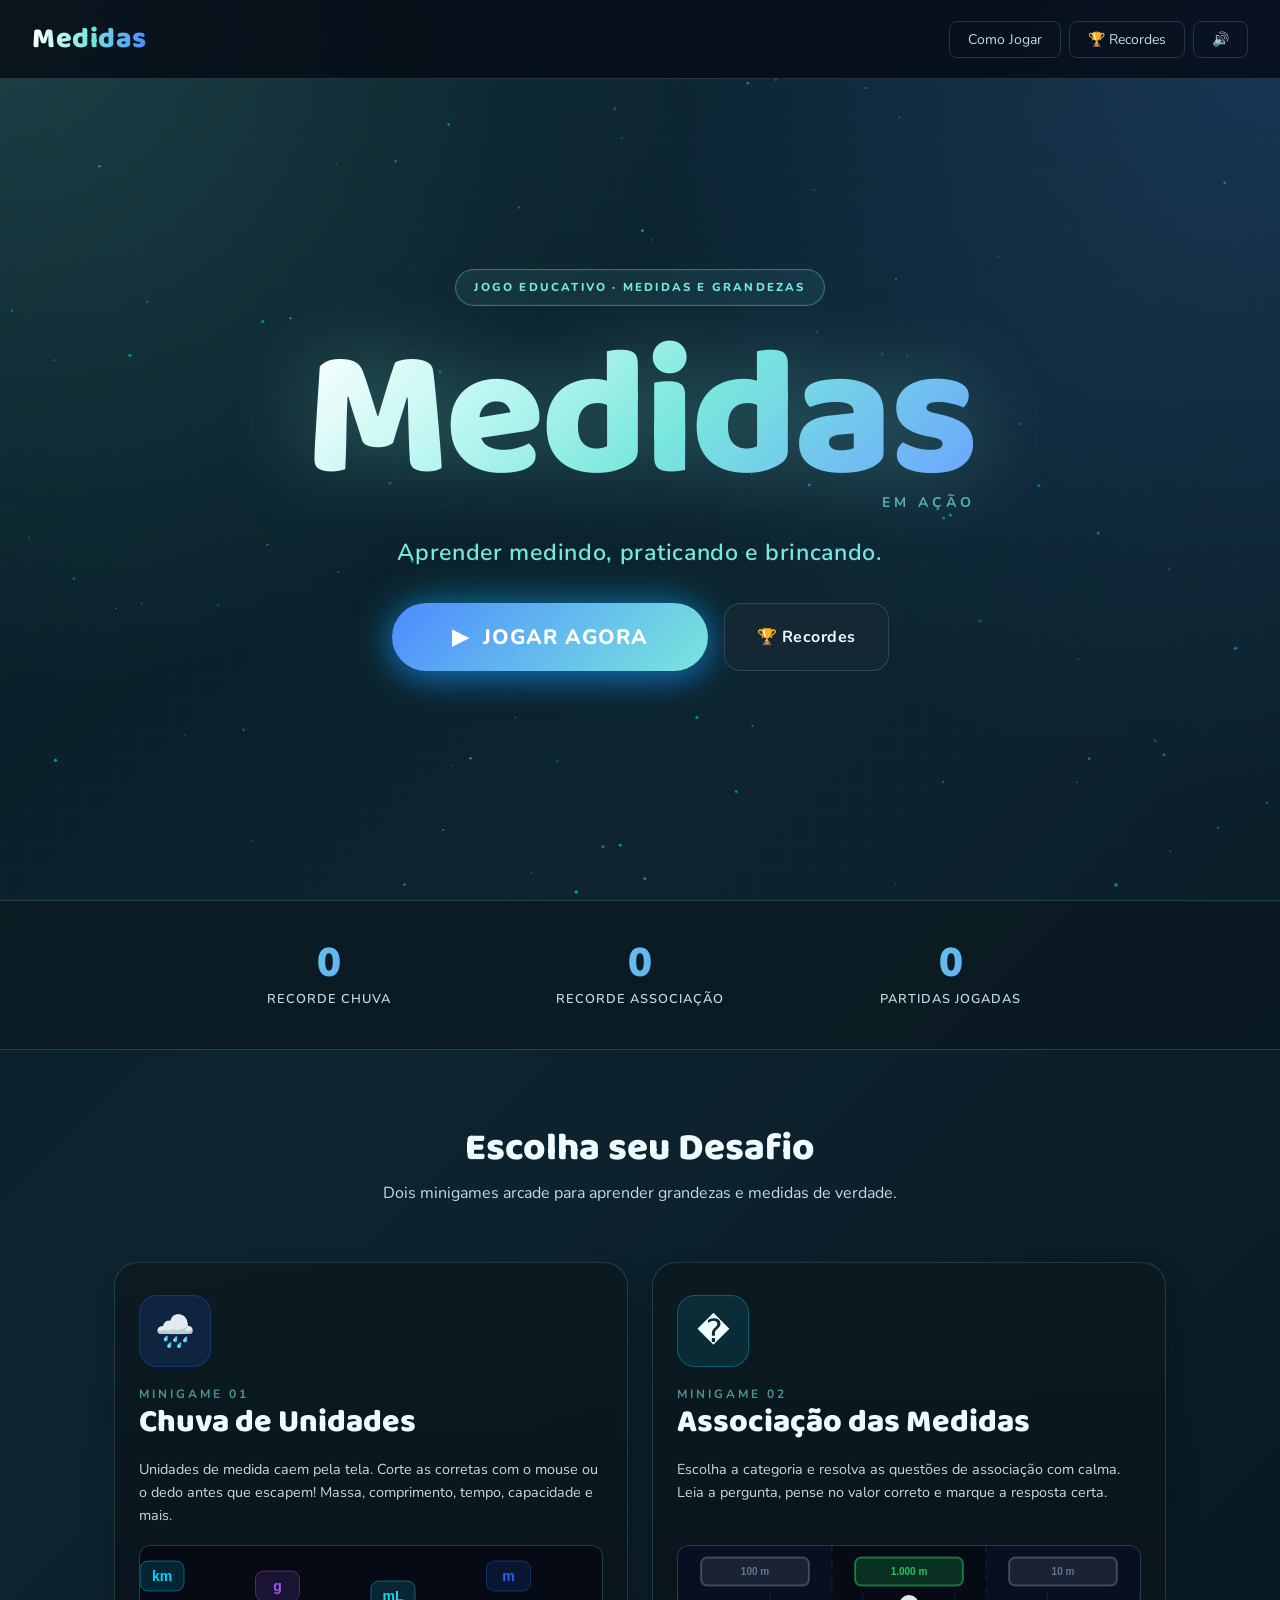
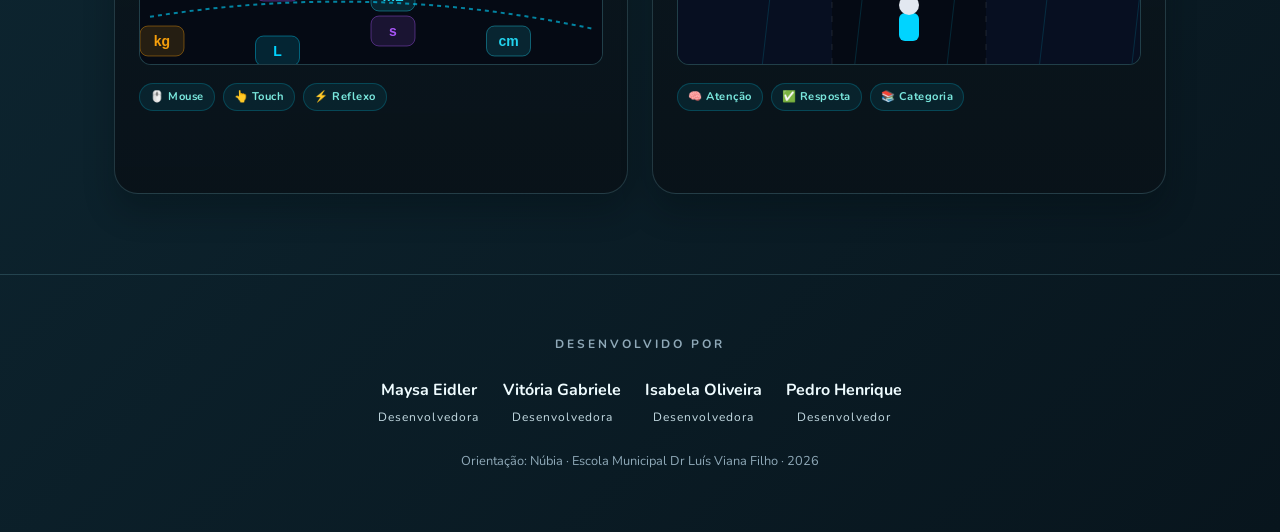
<file: index.html>
<!DOCTYPE html>
<html lang="pt-BR">
<head>
  <meta charset="UTF-8">
  <meta name="viewport" content="width=device-width, initial-scale=1.0, viewport-fit=cover">
  <title>Medidas em Ação</title>
  <meta name="description" content="Jogo educativo com desafios de grandezas e medidas para aprender de forma divertida.">
  <meta name="theme-color" content="#071c24">
  <link rel="icon" type="image/svg+xml" href="favicon.svg">
  <link rel="stylesheet" href="css/main.css">
</head>
<body>

<canvas id="stars-canvas"></canvas>
<div id="math-particles" class="math-particles"></div>

<nav class="nav">
  <div class="nav-logo">Medidas</div>
  <div class="nav-links">
    <button class="nav-btn" id="btn-howto">Como Jogar</button>
    <button class="nav-btn" id="btn-records">🏆 Recordes</button>
    <button class="nav-btn" id="btn-sound" title="Ativar/desativar som">🔊</button>
  </div>
</nav>

<section class="hero">
  <div class="hero-badge">Jogo Educativo · Medidas e grandezas</div>

  <div class="hero-logo">
    <div class="hero-logo-text">Medidas</div>
    <div class="hero-logo-sub">Em ação</div>
  </div>

  <p class="hero-slogan">
    <em>Aprender medindo, praticando e brincando.</em>
  </p>

  <div class="hero-cta">
    <button class="btn-play" id="btn-play">▶&nbsp; JOGAR AGORA</button>
    <button class="btn btn-secondary" id="btn-records-hero" onclick="document.getElementById('btn-records').click()">
      🏆 Recordes
    </button>
  </div>
</section>

<div class="stats-strip">
  <div class="stats-grid">
    <div class="stat-item">
      <div class="stat-value" id="stat-rec1">—</div>
      <div class="stat-label">Recorde Chuva</div>
    </div>
    <div class="stat-item">
      <div class="stat-value" id="stat-rec2">—</div>
      <div class="stat-label">Recorde Associação</div>
    </div>
    <div class="stat-item">
      <div class="stat-value" id="stat-partidas">0</div>
      <div class="stat-label">Partidas jogadas</div>
    </div>
  </div>
</div>

<section class="section" id="game-selection">
  <h2 class="section-title">Escolha seu Desafio</h2>
  <p class="section-subtitle">Dois minigames arcade para aprender grandezas e medidas de verdade.</p>

  <div class="games-grid">

    
    <div class="game-card" id="card-game1">
      <div class="game-card-icon blue">🌧️</div>
      <div>
        <div class="game-card-num">Minigame 01</div>
        <div class="game-card-title">Chuva de Unidades</div>
      </div>
      <p class="game-card-desc">
        Unidades de medida caem pela tela. Corte as corretas com o mouse ou o dedo
        antes que escapem! Massa, comprimento, tempo, capacidade e mais.
      </p>

      
      <div class="game-card-preview">
        <canvas id="preview1"></canvas>
      </div>

      <div class="game-card-tags">
        <span class="game-card-tag">🖱️ Mouse</span>
        <span class="game-card-tag">👆 Touch</span>
        <span class="game-card-tag">⚡ Reflexo</span>
      </div>
      <div class="game-card-arrow">→</div>
    </div>

    
    <div class="game-card" id="card-game2">
      <div class="game-card-icon cyan">�</div>
      <div>
        <div class="game-card-num">Minigame 02</div>
        <div class="game-card-title">Associação das Medidas</div>
      </div>
      <p class="game-card-desc">
        Escolha a categoria e resolva as questões de associação com calma.
        Leia a pergunta, pense no valor correto e marque a resposta certa.
      </p>

      
      <div class="game-card-preview">
        <canvas id="preview2"></canvas>
      </div>

      <div class="game-card-tags">
        <span class="game-card-tag">🧠 Atenção</span>
        <span class="game-card-tag">✅ Resposta</span>
        <span class="game-card-tag">📚 Categoria</span>
      </div>
      <div class="game-card-arrow">→</div>
    </div>

  </div>
</section>

<footer class="credits">
  <div class="credits-title">Desenvolvido por</div>
  <div class="credits-team" id="credits-team"></div>
  <div class="credits-extra" id="credits-extra"></div>
</footer>

<div class="modal-overlay" id="modal-records">
  <div class="modal">
    <button class="modal-close" data-modal-close="modal-records">✕</button>
    <h2 class="modal-title">🏆 Recordes</h2>
    <div class="records-grid">

      <div class="record-card">
        <div class="record-info">
          <span class="record-icon">🌧️</span>
          <div>
            <div class="record-game">Chuva de Unidades</div>
            <div class="record-sub">Melhor pontuação</div>
          </div>
        </div>
        <div class="record-score" id="rec-score1">0</div>
      </div>

      <div class="record-card">
        <div class="record-info">
          <span class="record-icon">�</span>
          <div>
            <div class="record-game">Associação das Medidas</div>
            <div class="record-sub">Melhor pontuação</div>
          </div>
        </div>
        <div class="record-score" id="rec-score2">0</div>
      </div>

    </div>
  </div>
</div>

<div class="modal-overlay" id="modal-howto">
  <div class="modal">
    <button class="modal-close" data-modal-close="modal-howto">✕</button>
    <h2 class="modal-title">📖 Como Jogar</h2>

    <div class="howto-grid">
      <div style="margin-bottom:12px; font-weight:700; color:#00d4ff; font-size:0.9rem; letter-spacing:1px;">
        🌧️ CHUVA DE UNIDADES
      </div>

      <div class="howto-item">
        <div class="howto-num">1</div>
        <div class="howto-text">
          <strong>Leia a missão</strong>
          <p>Uma categoria aparece no topo: comprimento, massa, capacidade ou tempo.</p>
        </div>
      </div>
      <div class="howto-item">
        <div class="howto-num">2</div>
        <div class="howto-text">
          <strong>Corte com o mouse ou o dedo</strong>
          <p>Arraste rápido sobre as unidades corretas para cortá-las e ganhar pontos.</p>
        </div>
      </div>
      <div class="howto-item">
        <div class="howto-num">3</div>
        <div class="howto-text">
          <strong>Evite as erradas</strong>
          <p>Cortar uma unidade da categoria errada remove uma vida. Você tem 3 vidas.</p>
        </div>
      </div>

      <div style="margin:16px 0 12px; font-weight:700; color:#00d4ff; font-size:0.9rem; letter-spacing:1px;">
        � ASSOCIAÇÃO DAS MEDIDAS
      </div>

      <div class="howto-item">
        <div class="howto-num">1</div>
        <div class="howto-text">
          <strong>Escolha a categoria</strong>
          <p>Depois de abrir o jogo, selecione a área que você quer treinar.</p>
        </div>
      </div>
      <div class="howto-item">
        <div class="howto-num">2</div>
        <div class="howto-text">
          <strong>Leia a questão</strong>
          <p>Observe a pergunta do topo e pense qual resposta está correta.</p>
        </div>
      </div>
      <div class="howto-item">
        <div class="howto-num">3</div>
        <div class="howto-text">
          <strong>Marque a resposta certa</strong>
          <p>Acertar vale pontos. Errar custa uma vida, então escolha com atenção.</p>
        </div>
      </div>
    </div>
  </div>
</div>

<script src="equipe.js"></script>
<script src="data/units.js"></script>
<script src="data/questions.js"></script>
<script src="js/storage.js"></script>
<script src="js/audio.js"></script>
<script src="js/main.js"></script>
</body>
</html>
</file>
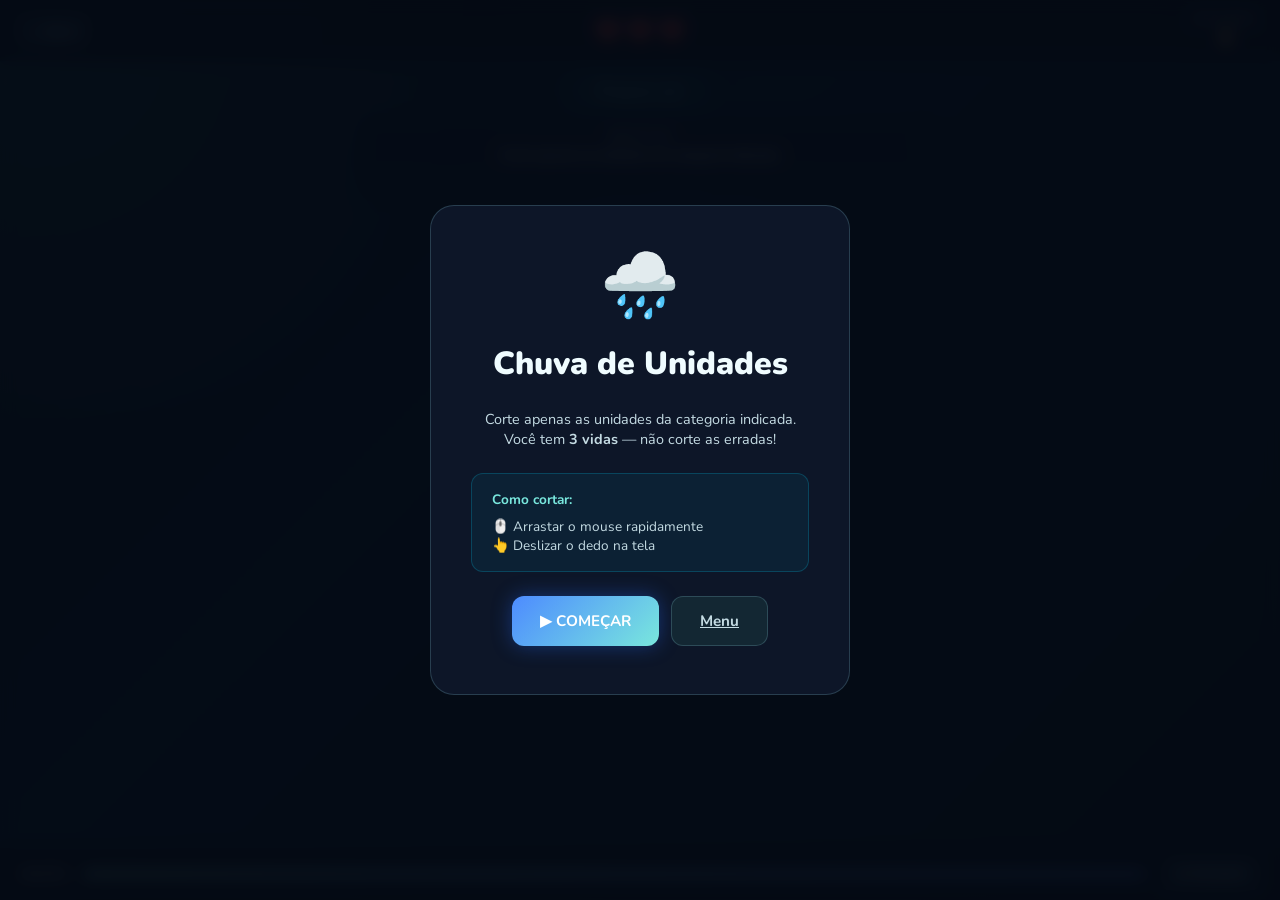
<file: game1.html>
<!DOCTYPE html>
<html lang="pt-BR">
<head>
  <meta charset="UTF-8">
  <meta name="viewport" content="width=device-width, initial-scale=1.0, viewport-fit=cover">
  <title>Chuva de Unidades | Medidas em Ação</title>
  <meta name="theme-color" content="#050a14">
  <link rel="icon" type="image/svg+xml" href="favicon.svg">
  <link rel="stylesheet" href="css/game1.css">
</head>
<body>

<div id="game1-wrapper">

  
  <canvas id="game1-canvas"></canvas>

  
  <div id="flash-overlay"></div>

  
  <div id="combo-display"></div>

  
  <div id="hud">
    <a id="back-btn" href="index.html">← Menu</a>

    <div class="hud-block">
      <span class="hud-label">Pontos</span>
      <span class="hud-value cyan" id="score-val">0</span>
    </div>

    <div class="lives-display" id="lives-display">
      <span class="life-icon">❤️</span>
      <span class="life-icon">❤️</span>
      <span class="life-icon">❤️</span>
    </div>

    <div class="hud-block">
      <span class="hud-label">Recorde</span>
      <span class="hud-value gold" id="record-val">0</span>
    </div>
  </div>

  
  <div id="mission-banner">
    <div id="mission-text">Prepare-se!</div>
  </div>

  <div id="mission-goal" class="mission-goal" aria-live="polite">
    <span id="mission-goal-label">OBJETIVO</span>
    <div id="mission-goal-text">Corte apenas as unidades da categoria indicada.</div>
  </div>

  
  <div id="hud-bottom">
    <span style="font-size:0.75rem; color:var(--text-dim); font-weight:700;">MISSÃO</span>
    <div id="mission-timer-bar">
      <div id="mission-timer-fill" style="width:100%"></div>
    </div>
    <button class="hud-bottom-btn" id="pause-btn">
      <span id="pause-btn-label">⏸ PAUSAR</span>
    </button>
  </div>

  
  <div class="game-overlay active" id="overlay-start">
    <div class="overlay-card">
      <div class="overlay-icon">🌧️</div>
      <div class="overlay-title">Chuva de Unidades</div>
      <p class="overlay-sub">
        Corte apenas as unidades da categoria indicada.<br>
        Você tem <strong>3 vidas</strong> — não corte as erradas!
      </p>
      <div style="background:rgba(0,212,255,0.06); border:1px solid rgba(0,212,255,0.2); border-radius:12px; padding:16px 20px; text-align:left; width:100%; font-size:0.85rem; color:var(--text-dim);">
        <strong style="color:var(--cyan); display:block; margin-bottom:8px;">Como cortar:</strong>
        🖱️ Arrastar o mouse rapidamente<br>
        👆 Deslizar o dedo na tela
      </div>
      <div class="overlay-buttons">
        <button class="o-btn o-btn-primary" id="btn-start">▶ COMEÇAR</button>
        <a class="o-btn o-btn-secondary" href="index.html">Menu</a>
      </div>
    </div>
  </div>

  
  <div class="game-overlay" id="overlay-pause">
    <div class="overlay-card">
      <div class="overlay-icon">⏸</div>
      <div class="overlay-title">Pausado</div>
      <div class="overlay-buttons">
        <button class="o-btn o-btn-primary" id="btn-resume">▶ Continuar</button>
        <button class="o-btn o-btn-secondary" id="btn-restart-pause">↺ Reiniciar</button>
        <button class="o-btn o-btn-secondary" id="btn-home-pause">⌂ Menu</button>
      </div>
    </div>
  </div>

  
  <div class="game-overlay" id="overlay-result">
    <div class="overlay-card">
      <div class="overlay-icon">🎯</div>
      <div class="overlay-title">Fim de Jogo!</div>

      <div class="score-display">
        <div class="score-big" id="result-score">0</div>
        <div class="score-label">Pontuação Final</div>
      </div>

      <div style="font-size:0.85rem; color:var(--text-dim);">
        Maior combo: <strong id="result-combo" style="color:var(--gold)">0</strong>×
      </div>

      <div class="record-badge" id="result-record-badge" style="display:none">
        🏆 Novo Recorde!
      </div>

      <div class="overlay-buttons">
        <button class="o-btn o-btn-primary" id="btn-restart">↺ Jogar Novamente</button>
        <button class="o-btn o-btn-secondary" id="btn-home">⌂ Menu</button>
      </div>
    </div>
  </div>

</div>

<script src="equipe.js"></script>
<script src="data/units.js"></script>
<script src="data/questions.js"></script>
<script src="js/storage.js"></script>
<script src="js/audio.js"></script>
<script src="js/game1.js"></script>
</body>
</html>
</file>
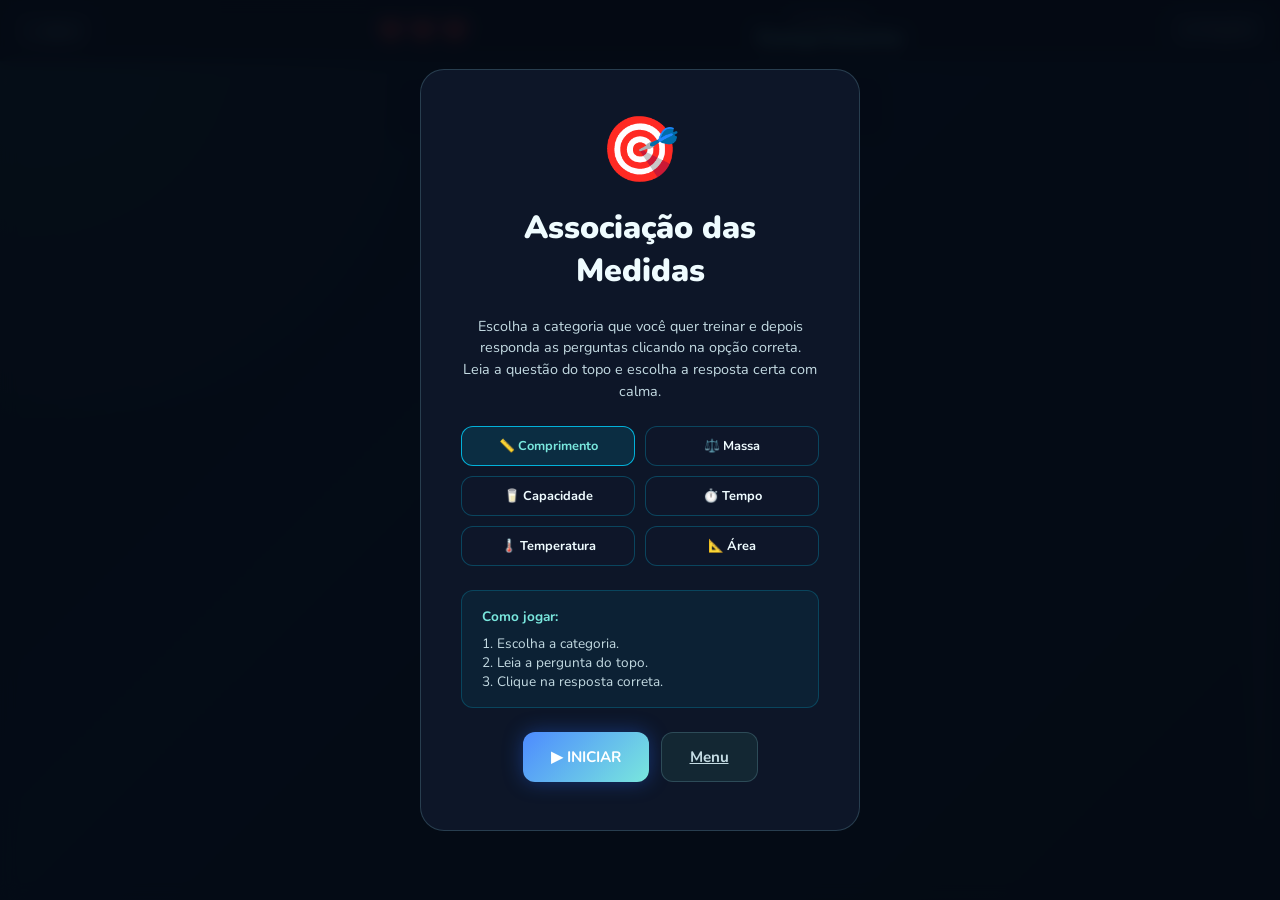
<file: game2.html>
<!DOCTYPE html>
<html lang="pt-BR">
<head>
  <meta charset="UTF-8">
  <meta name="viewport" content="width=device-width, initial-scale=1.0, viewport-fit=cover">
  <title>Associação das Medidas | Medidas em Ação</title>
  <meta name="theme-color" content="#050a14">
  <link rel="icon" type="image/svg+xml" href="favicon.svg">
  <link rel="stylesheet" href="css/game2.css">
</head>
<body>

<div id="game2-wrapper">

  
  <canvas id="game2-canvas"></canvas>

  
  <div id="hud2">
    <a id="back-btn2" href="index.html">← Menu</a>

    <div class="hud-block">
      <span class="hud-label">Pontos</span>
      <span class="hud-value cyan" id="score2-val">0</span>
    </div>

    <div class="lives-display" id="lives2-display">
      <span class="life-icon">❤️</span>
      <span class="life-icon">❤️</span>
      <span class="life-icon">❤️</span>
    </div>

    <div class="hud-block">
      <span class="hud-label">Categoria</span>
      <span class="hud-value cyan" id="level2-val">Comprimento</span>
    </div>

    <div class="hud-block">
      <span class="hud-label">Recorde</span>
      <span class="hud-value gold" id="record2-val">0</span>
    </div>

    <button id="pause-btn2">
      <span id="pause2-btn-label">⏸ PAUSAR</span>
    </button>
  </div>

  
  <div id="question-panel">
    <div id="question-category"></div>
    <div id="question-text">Escolha a categoria e comece!</div>
    <div id="question-tip">Clique na resposta correta.</div>
  </div>

  <div id="answer-grid" class="answer-grid"></div>

  
  <div id="distance-bar">
    <div id="distance-fill" style="height:0%"></div>
  </div>

  
  <div id="touch-controls">
    <button class="touch-btn" id="touch-left">◀</button>
    <button class="touch-btn" id="touch-right">▶</button>
  </div>

  
  <div class="game-overlay active" id="overlay-start">
    <div class="overlay-card">
      <div class="overlay-icon">🎯</div>
      <div class="overlay-title">Associação das Medidas</div>
      <p class="overlay-sub">
        Escolha a categoria que você quer treinar e depois responda as perguntas clicando na opção correta.<br>
        Leia a questão do topo e escolha a resposta certa com calma.
      </p>

      <div style="display:grid; grid-template-columns: repeat(2, minmax(0, 1fr)); gap:10px; width:100%;">
        <button class="category-btn active" data-category="comprimento">📏 Comprimento</button>
        <button class="category-btn" data-category="massa">⚖️ Massa</button>
        <button class="category-btn" data-category="capacidade">🥛 Capacidade</button>
        <button class="category-btn" data-category="tempo">⏱️ Tempo</button>
        <button class="category-btn" data-category="temperatura">🌡️ Temperatura</button>
        <button class="category-btn" data-category="area">📐 Área</button>
      </div>

      <div style="background:rgba(0,212,255,0.06); border:1px solid rgba(0,212,255,0.2); border-radius:12px; padding:16px 20px; text-align:left; width:100%; font-size:0.85rem; color:var(--text-dim);">
        <strong style="color:var(--cyan); display:block; margin-bottom:8px;">Como jogar:</strong>
        1. Escolha a categoria.<br>
        2. Leia a pergunta do topo.<br>
        3. Clique na resposta correta.
      </div>
      <div class="overlay-buttons">
        <button class="o-btn o-btn-primary" id="btn-start2">▶ INICIAR</button>
        <a class="o-btn o-btn-secondary" href="index.html">Menu</a>
      </div>
    </div>
  </div>

  
  <div class="game-overlay" id="overlay-pause">
    <div class="overlay-card">
      <div class="overlay-icon">⏸</div>
      <div class="overlay-title">Pausado</div>
      <div class="overlay-buttons">
        <button class="o-btn o-btn-primary" id="btn-resume2">▶ Continuar</button>
        <button class="o-btn o-btn-secondary" id="btn-restart2-pause">↺ Reiniciar</button>
        <button class="o-btn o-btn-secondary" id="btn-home2-pause">⌂ Menu</button>
      </div>
    </div>
  </div>

  
  <div class="game-overlay" id="overlay-result">
    <div class="overlay-card">
      <div class="overlay-icon">🏁</div>
      <div class="overlay-title">Fim de Jogo!</div>

      <div class="score-display">
        <div class="score-big" id="result2-score">0</div>
        <div class="score-label">Pontuação Final</div>
      </div>

      <div style="display:flex; gap:24px; justify-content:center; font-size:0.85rem; color:var(--text-dim);">
        <span>Nível: <strong id="result2-level" style="color:var(--cyan)">1</strong></span>
        <span>Acertos: <strong id="result2-correct" style="color:var(--green)">0</strong></span>
      </div>

      <div class="record-badge" id="result2-record-badge" style="display:none">
        🏆 Novo Recorde!
      </div>

      <div class="overlay-buttons">
        <button class="o-btn o-btn-primary" id="btn-restart2">↺ Jogar Novamente</button>
        <button class="o-btn o-btn-secondary" id="btn-home2">⌂ Menu</button>
      </div>
    </div>
  </div>

</div>

<script src="equipe.js"></script>
<script src="data/units.js"></script>
<script src="data/questions.js"></script>
<script src="js/storage.js"></script>
<script src="js/audio.js"></script>
<script src="js/game2.js"></script>
</body>
</html>
</file>
<file: css/main.css>
@import url('https://fonts.googleapis.com/css2?family=Baloo+2:wght@400;600;700;800&family=Nunito:wght@400;500;600;700;800;900&display=swap');

:root {
  --bg:         #071c24;
  --bg-2:       #0d2530;
  --surface:    rgba(12, 26, 33, 0.82);
  --surface-strong: rgba(17, 35, 43, 0.96);
  --surface2:   rgba(21, 42, 53, 0.9);
  --border:     rgba(135, 206, 220, 0.2);
  --cyan:       #79e7dd;
  --cyan-deep:  #31c9c7;
  --blue:       #4d8bff;
  --blue-glow:  #6aa2ff;
  --purple:     #9e7bff;
  --gold:       #ffbf69;
  --green:      #75d57d;
  --red:        #ff7d7d;
  --text:       #effcff;
  --text-dim:   #c4dbe3;
  --text-muted: #8fa9b8;
  --radius:     16px;
  --radius-lg:  24px;
  --font-heading: 'Baloo 2', 'Trebuchet MS', sans-serif;
  --font-main:  'Nunito', 'Segoe UI', sans-serif;
  --font-mono:  'Courier New', monospace;
  --glow-cyan:  0 0 24px rgba(121, 231, 221, 0.35);
  --glow-blue:  0 0 28px rgba(77, 139, 255, 0.35);
}

*, *::before, *::after { box-sizing: border-box; margin: 0; padding: 0; }

html { scroll-behavior: smooth; }

body {
  font-family: var(--font-main);
  background:
    radial-gradient(circle at top left, rgba(121, 231, 221, 0.18), transparent 28%),
    radial-gradient(circle at top right, rgba(77, 139, 255, 0.18), transparent 32%),
    linear-gradient(135deg, var(--bg) 0%, var(--bg-2) 42%, #08151d 100%);
  color: var(--text);
  min-height: 100vh;
  overflow-x: hidden;
  line-height: 1.6;
}

body::before {
  content: "";
  position: fixed;
  inset: 0;
  background-image:
    linear-gradient(rgba(255,255,255,0.025) 1px, transparent 1px),
    linear-gradient(90deg, rgba(255,255,255,0.025) 1px, transparent 1px);
  background-size: 28px 28px;
  opacity: 0.35;
  pointer-events: none;
  z-index: 0;
}

.btn {
  display: inline-flex;
  align-items: center;
  justify-content: center;
  gap: 8px;
  padding: 14px 32px;
  border: none;
  border-radius: var(--radius);
  font-family: var(--font-main);
  font-size: 1rem;
  font-weight: 700;
  letter-spacing: 0.5px;
  cursor: pointer;
  transition: all 0.2s ease;
  position: relative;
  overflow: hidden;
  text-decoration: none;
}

.btn::before {
  content: '';
  position: absolute;
  inset: 0;
  background: rgba(255,255,255,0.1);
  opacity: 0;
  transition: opacity 0.2s;
}

.btn:hover::before { opacity: 1; }
.btn:active { transform: scale(0.97); }

.btn-primary {
  background: linear-gradient(135deg, var(--blue), var(--cyan));
  color: #fff;
  box-shadow: var(--glow-blue);
}

.btn-primary:hover { box-shadow: 0 0 30px rgba(37, 99, 235, 0.6); }

.btn-secondary {
  background: var(--surface2);
  color: var(--text);
  border: 1px solid var(--border);
}

.btn-secondary:hover { border-color: var(--cyan); color: var(--cyan); }

.btn-outline {
  background: transparent;
  color: var(--cyan);
  border: 2px solid var(--cyan);
}

.btn-outline:hover {
  background: var(--cyan);
  color: var(--bg);
  box-shadow: var(--glow-cyan);
}

.btn-lg { padding: 18px 48px; font-size: 1.2rem; border-radius: var(--radius-lg); }
.btn-sm { padding: 8px 20px; font-size: 0.875rem; }

.tag {
  display: inline-flex;
  align-items: center;
  gap: 4px;
  padding: 4px 12px;
  border-radius: 999px;
  font-size: 0.75rem;
  font-weight: 700;
  letter-spacing: 1px;
  text-transform: uppercase;
}

#stars-canvas {
  position: fixed;
  inset: 0;
  pointer-events: none;
  z-index: 0;
}

.math-particles {
  position: fixed;
  inset: 0;
  pointer-events: none;
  z-index: 0;
  overflow: hidden;
}

.particle {
  position: absolute;
  color: rgba(0, 212, 255, 0.12);
  font-size: clamp(14px, 2vw, 24px);
  font-weight: 700;
  animation: floatParticle linear infinite;
  user-select: none;
}

@keyframes floatParticle {
  0%   { transform: translateY(110vh) rotate(0deg); opacity: 0; }
  10%  { opacity: 1; }
  90%  { opacity: 0.8; }
  100% { transform: translateY(-10vh) rotate(360deg); opacity: 0; }
}

.nav {
  position: fixed;
  top: 0; left: 0; right: 0;
  z-index: 100;
  display: flex;
  align-items: center;
  justify-content: space-between;
  padding: 16px 32px;
  background: rgba(5, 10, 20, 0.8);
  backdrop-filter: blur(12px);
  border-bottom: 1px solid var(--border);
}

.nav-logo {
  font-family: var(--font-heading);
  font-size: 1.8rem;
  font-weight: 800;
  background: linear-gradient(90deg, #fff 0%, var(--cyan) 50%, var(--blue) 100%);
  -webkit-background-clip: text;
  -webkit-text-fill-color: transparent;
  background-clip: text;
  letter-spacing: 0.5px;
}

.nav-links { display: flex; gap: 8px; }

.nav-btn {
  padding: 8px 18px;
  background: transparent;
  border: 1px solid var(--border);
  border-radius: 8px;
  color: var(--text-dim);
  font-family: var(--font-main);
  font-size: 0.875rem;
  cursor: pointer;
  transition: all 0.2s;
}

.nav-btn:hover { border-color: var(--cyan); color: var(--cyan); }

.hero {
  position: relative;
  z-index: 1;
  display: flex;
  flex-direction: column;
  align-items: center;
  justify-content: center;
  text-align: center;
  min-height: 100vh;
  padding: 120px 24px 80px;
  gap: 32px;
}

.hero-badge {
  background: rgba(121, 231, 221, 0.08);
  border: 1px solid rgba(121, 231, 221, 0.35);
  color: var(--cyan);
  padding: 8px 18px;
  border-radius: 999px;
  font-size: 0.72rem;
  font-weight: 800;
  letter-spacing: 2.2px;
  text-transform: uppercase;
  box-shadow: inset 0 0 0 1px rgba(255,255,255,0.04);
}

.hero-logo {
  position: relative;
  line-height: 1;
}

.hero-logo-text {
  font-family: var(--font-heading);
  font-size: clamp(82px, 18vw, 182px);
  font-weight: 800;
  line-height: 0.9;
  background: linear-gradient(135deg, #ffffff 0%, #b4f5ef 32%, var(--cyan) 55%, #6aa2ff 100%);
  -webkit-background-clip: text;
  -webkit-text-fill-color: transparent;
  background-clip: text;
  letter-spacing: -4px;
  filter: drop-shadow(0 0 42px rgba(121, 231, 221, 0.3));
  animation: logoPulse 4s ease-in-out infinite;
}

@keyframes logoPulse {
  0%, 100% { filter: drop-shadow(0 0 30px rgba(0, 212, 255, 0.3)); }
  50%       { filter: drop-shadow(0 0 60px rgba(0, 212, 255, 0.6)); }
}

.hero-logo-sub {
  position: absolute;
  bottom: -8px;
  right: 0;
  font-size: clamp(10px, 1.5vw, 14px);
  font-weight: 700;
  color: var(--cyan);
  letter-spacing: 4px;
  text-transform: uppercase;
  opacity: 0.7;
}

.hero-slogan {
  font-size: clamp(1.05rem, 2.4vw, 1.45rem);
  color: var(--text-dim);
  font-weight: 700;
  letter-spacing: 0.7px;
  max-width: 560px;
}

.hero-slogan em {
  color: var(--cyan);
  font-style: normal;
  font-weight: 600;
}

.hero-cta {
  display: flex;
  gap: 16px;
  flex-wrap: wrap;
  justify-content: center;
}

.btn-play {
  background: linear-gradient(135deg, var(--blue), var(--cyan));
  color: #fff;
  font-size: 1.3rem;
  padding: 20px 60px;
  border-radius: 50px;
  border: none;
  cursor: pointer;
  font-family: var(--font-main);
  font-weight: 800;
  letter-spacing: 1px;
  box-shadow: 0 0 40px rgba(0, 212, 255, 0.4), 0 8px 32px rgba(37, 99, 235, 0.5);
  animation: btnPulse 2.5s ease-in-out infinite;
  transition: all 0.2s;
  position: relative;
  overflow: hidden;
}

.btn-play::after {
  content: '';
  position: absolute;
  top: -50%;
  left: -50%;
  width: 200%;
  height: 200%;
  background: linear-gradient(45deg, transparent 30%, rgba(255,255,255,0.15) 50%, transparent 70%);
  transform: translateX(-100%) rotate(45deg);
  animation: shine 3s ease-in-out infinite;
}

@keyframes shine {
  0% { transform: translateX(-100%) rotate(45deg); }
  40%, 100% { transform: translateX(100%) rotate(45deg); }
}

@keyframes btnPulse {
  0%, 100% { box-shadow: 0 0 40px rgba(0, 212, 255, 0.4), 0 8px 32px rgba(37, 99, 235, 0.5); }
  50%       { box-shadow: 0 0 60px rgba(0, 212, 255, 0.7), 0 8px 40px rgba(37, 99, 235, 0.8); }
}

.btn-play:hover { transform: translateY(-2px) scale(1.03); }
.btn-play:active { transform: scale(0.97); }

.section {
  position: relative;
  z-index: 1;
  padding: 80px 24px;
  max-width: 1100px;
  margin: 0 auto;
}

.section-title {
  font-family: var(--font-heading);
  text-align: center;
  font-size: clamp(2rem, 3vw, 3rem);
  font-weight: 800;
  line-height: 1;
  margin-bottom: 12px;
  letter-spacing: 0px;
}

.section-subtitle {
  text-align: center;
  color: var(--text-dim);
  margin-bottom: 56px;
  font-size: 1rem;
}

.games-grid {
  display: grid;
  grid-template-columns: repeat(auto-fit, minmax(300px, 1fr));
  gap: 24px;
}

.game-card {
  background: linear-gradient(180deg, rgba(12, 26, 33, 0.92) 0%, rgba(9, 18, 25, 0.96) 100%);
  border: 1px solid var(--border);
  border-radius: var(--radius-lg);
  padding: 32px 24px 26px;
  display: flex;
  flex-direction: column;
  gap: 18px;
  transition: all 0.3s ease;
  cursor: pointer;
  text-decoration: none;
  color: inherit;
  position: relative;
  overflow: hidden;
  box-shadow: 0 18px 30px rgba(4, 10, 16, 0.28);
}

.game-card::before {
  content: '';
  position: absolute;
  inset: 0;
  background: linear-gradient(135deg, rgba(0,212,255,0.04) 0%, transparent 60%);
  opacity: 0;
  transition: opacity 0.3s;
}

.game-card:hover::before { opacity: 1; }

.game-card:hover {
  border-color: var(--cyan);
  transform: translateY(-4px);
  box-shadow: 0 12px 40px rgba(0, 212, 255, 0.15);
}

.game-card-icon {
  width: 72px;
  height: 72px;
  border-radius: 18px;
  display: flex;
  align-items: center;
  justify-content: center;
  font-size: 2rem;
}

.game-card-icon.blue  { background: rgba(37, 99, 235, 0.15); border: 1px solid rgba(37, 99, 235, 0.3); }
.game-card-icon.cyan  { background: rgba(0, 212, 255, 0.1);  border: 1px solid rgba(0, 212, 255, 0.3); }

.game-card-num {
  font-size: 0.75rem;
  font-weight: 700;
  letter-spacing: 3px;
  text-transform: uppercase;
  color: var(--cyan);
  opacity: 0.6;
}

.game-card-title {
  font-family: var(--font-heading);
  font-size: 2rem;
  font-weight: 800;
  line-height: 1.1;
}

.game-card-desc {
  color: var(--text-dim);
  font-size: 0.9rem;
  line-height: 1.6;
  flex: 1;
}

.game-card-tags { display: flex; gap: 8px; flex-wrap: wrap; }
.game-card-tag {
  padding: 4px 10px;
  border-radius: 999px;
  font-size: 0.7rem;
  font-weight: 700;
  letter-spacing: 0.5px;
  background: rgba(0, 212, 255, 0.08);
  border: 1px solid rgba(0, 212, 255, 0.2);
  color: var(--cyan);
}

.game-card-arrow {
  font-size: 1.5rem;
  color: var(--cyan);
  opacity: 0;
  transform: translateX(-8px);
  transition: all 0.3s;
  align-self: flex-end;
}

.game-card:hover .game-card-arrow { opacity: 1; transform: translateX(0); }

.game-card-preview {
  width: 100%;
  height: 120px;
  border-radius: 12px;
  background: var(--bg);
  border: 1px solid var(--border);
  overflow: hidden;
}

.game-card-preview canvas {
  width: 100%;
  height: 100%;
  display: block;
}

.stats-strip {
  position: relative;
  z-index: 1;
  background: var(--surface);
  border-top: 1px solid var(--border);
  border-bottom: 1px solid var(--border);
  padding: 40px 24px;
}

.stats-grid {
  max-width: 900px;
  margin: 0 auto;
  display: grid;
  grid-template-columns: repeat(auto-fit, minmax(180px, 1fr));
  gap: 32px;
  text-align: center;
}

.stat-item {}
.stat-value {
  font-size: 2.5rem;
  font-weight: 900;
  background: linear-gradient(90deg, var(--cyan), var(--blue));
  -webkit-background-clip: text;
  -webkit-text-fill-color: transparent;
  background-clip: text;
  line-height: 1.1;
}

.stat-label {
  font-size: 0.8rem;
  color: var(--text-dim);
  font-weight: 600;
  letter-spacing: 1px;
  text-transform: uppercase;
  margin-top: 4px;
}

.credits {
  position: relative;
  z-index: 1;
  padding: 60px 24px;
  text-align: center;
  border-top: 1px solid var(--border);
}

.credits-title {
  font-size: 0.75rem;
  font-weight: 700;
  letter-spacing: 3px;
  text-transform: uppercase;
  color: var(--text-muted);
  margin-bottom: 24px;
}

.credits-team {
  display: flex;
  gap: 24px;
  justify-content: center;
  flex-wrap: wrap;
  margin-bottom: 24px;
}

.credit-person {
  display: flex;
  flex-direction: column;
  align-items: center;
  gap: 4px;
}

.credit-name {
  font-size: 1rem;
  font-weight: 700;
  color: var(--text);
}

.credit-role {
  font-size: 0.75rem;
  color: var(--text-dim);
  letter-spacing: 1px;
}

.credits-extra {
  font-size: 0.8rem;
  color: var(--text-muted);
  margin-top: 16px;
}

.modal-overlay {
  position: fixed;
  inset: 0;
  background: rgba(0, 0, 0, 0.8);
  backdrop-filter: blur(4px);
  z-index: 1000;
  display: flex;
  align-items: center;
  justify-content: center;
  padding: 24px;
  opacity: 0;
  visibility: hidden;
  transition: all 0.25s;
}

.modal-overlay.open { opacity: 1; visibility: visible; }

.modal {
  background: var(--surface);
  border: 1px solid var(--border);
  border-radius: var(--radius-lg);
  padding: 40px;
  max-width: 560px;
  width: 100%;
  position: relative;
  transform: scale(0.95) translateY(10px);
  transition: transform 0.25s;
  max-height: 90vh;
  overflow-y: auto;
}

.modal-overlay.open .modal { transform: scale(1) translateY(0); }

.modal-close {
  position: absolute;
  top: 16px; right: 16px;
  background: var(--surface2);
  border: 1px solid var(--border);
  border-radius: 8px;
  color: var(--text-dim);
  width: 36px; height: 36px;
  cursor: pointer;
  font-size: 1.1rem;
  display: flex; align-items: center; justify-content: center;
  transition: all 0.2s;
}

.modal-close:hover { color: var(--cyan); border-color: var(--cyan); }

.modal-title {
  font-family: var(--font-heading);
  font-size: 2rem;
  font-weight: 800;
  margin-bottom: 24px;
  padding-right: 40px;
}

.records-grid { display: grid; gap: 16px; }

.record-card {
  background: var(--bg);
  border: 1px solid var(--border);
  border-radius: var(--radius);
  padding: 20px 24px;
  display: flex;
  align-items: center;
  justify-content: space-between;
  gap: 16px;
}

.record-info { display: flex; align-items: center; gap: 12px; }
.record-icon { font-size: 1.5rem; }
.record-game { font-weight: 700; font-size: 0.9rem; }
.record-sub { font-size: 0.75rem; color: var(--text-dim); }
.record-score {
  font-size: 2rem;
  font-weight: 900;
  background: linear-gradient(90deg, var(--gold), #f97316);
  -webkit-background-clip: text;
  -webkit-text-fill-color: transparent;
  background-clip: text;
}

.howto-grid { display: grid; gap: 20px; }
.howto-item { display: flex; gap: 16px; align-items: flex-start; }
.howto-num {
  width: 36px; height: 36px; flex-shrink: 0;
  border-radius: 50%;
  background: linear-gradient(135deg, var(--blue), var(--cyan));
  display: flex; align-items: center; justify-content: center;
  font-weight: 800; font-size: 0.9rem;
}
.howto-text strong { display: block; font-weight: 700; margin-bottom: 2px; }
.howto-text p { font-size: 0.875rem; color: var(--text-dim); }

@media (max-width: 640px) {
  .nav { padding: 12px 16px; }
  .nav-links .nav-btn:not(:last-child) { display: none; }
  .hero { padding: 100px 16px 60px; gap: 24px; }
  .section { padding: 60px 16px; }
  .modal { padding: 28px 20px; }
  .btn-play { padding: 16px 40px; font-size: 1.1rem; }
}
</file>
<file: css/game1.css>
@import url('https://fonts.googleapis.com/css2?family=Baloo+2:wght@400;600;700;800&family=Nunito:wght@400;500;600;700;800;900&display=swap');

:root {
  --bg:         #071c24;
  --surface:    rgba(12, 26, 33, 0.82);
  --surface2:   rgba(21, 42, 53, 0.9);
  --border:     rgba(135, 206, 220, 0.22);
  --cyan:       #79e7dd;
  --blue:       #4d8bff;
  --purple:     #9e7bff;
  --gold:       #ffbf69;
  --green:      #75d57d;
  --red:        #ff7d7d;
  --text:       #effcff;
  --text-dim:   #c4dbe3;
  --font-heading: 'Baloo 2', 'Trebuchet MS', sans-serif;
  --font-main:  'Nunito', 'Segoe UI', sans-serif;
}

*, *::before, *::after { box-sizing: border-box; margin: 0; padding: 0; }

body {
  font-family: var(--font-main);
  background:
    radial-gradient(circle at top left, rgba(121, 231, 221, 0.18), transparent 30%),
    linear-gradient(135deg, #071c24 0%, #0c2534 40%, #08151d 100%);
  color: var(--text);
  min-height: 100vh;
  overflow: hidden;
  user-select: none;
}

#game1-wrapper {
  position: relative;
  width: 100vw;
  height: 100vh;
  display: flex;
  flex-direction: column;
}

#hud {
  position: absolute;
  top: 0; left: 0; right: 0;
  z-index: 10;
  display: flex;
  align-items: center;
  justify-content: space-between;
  padding: 12px 20px;
  background: rgba(5, 10, 20, 0.85);
  backdrop-filter: blur(8px);
  border-bottom: 1px solid rgba(0, 212, 255, 0.15);
  gap: 12px;
}

.hud-block {
  display: flex;
  flex-direction: column;
  align-items: center;
  min-width: 70px;
}

.hud-label {
  font-size: 0.6rem;
  font-weight: 700;
  letter-spacing: 2px;
  text-transform: uppercase;
  color: var(--text-dim);
  margin-bottom: 2px;
}

.hud-value {
  font-size: 1.4rem;
  font-weight: 900;
  line-height: 1;
}

.hud-value.cyan { color: var(--cyan); }
.hud-value.gold { color: var(--gold); }

.lives-display {
  display: flex;
  gap: 6px;
  align-items: center;
}

.life-icon {
  font-size: 1.3rem;
  transition: all 0.3s;
  filter: drop-shadow(0 0 6px rgba(239, 68, 68, 0.6));
}

.life-icon.lost {
  filter: none;
  opacity: 0.2;
}

#mission-banner {
  position: absolute;
  top: 72px; left: 50%;
  transform: translateX(-50%);
  z-index: 10;
  background: rgba(0, 212, 255, 0.08);
  border: 1px solid rgba(0, 212, 255, 0.3);
  border-radius: 999px;
  padding: 8px 28px;
  text-align: center;
  white-space: nowrap;
  pointer-events: none;
  transition: all 0.4s ease;
}

#mission-text {
  font-size: 0.9rem;
  font-weight: 700;
  color: var(--cyan);
  letter-spacing: 0.5px;
}

.mission-goal {
  position: absolute;
  top: 118px;
  left: 50%;
  transform: translateX(-50%);
  z-index: 10;
  display: flex;
  flex-direction: column;
  align-items: center;
  gap: 4px;
  width: min(90vw, 560px);
  padding: 10px 18px;
  background: rgba(13, 22, 40, 0.8);
  border: 1px solid rgba(0, 212, 255, 0.18);
  border-radius: 12px;
  box-shadow: 0 10px 24px rgba(2, 6, 23, 0.25);
  pointer-events: none;
}

#mission-goal-label {
  font-size: 0.62rem;
  font-weight: 800;
  letter-spacing: 2px;
  text-transform: uppercase;
  color: var(--text-dim);
}

#mission-goal-text {
  font-size: 0.8rem;
  font-weight: 700;
  color: var(--text);
  text-align: center;
  line-height: 1.4;
}

#game1-canvas {
  display: block;
  width: 100%;
  height: 100%;
  cursor: crosshair;
  touch-action: none;
}

#hud-bottom {
  position: absolute;
  bottom: 0; left: 0; right: 0;
  z-index: 10;
  display: flex;
  align-items: center;
  justify-content: space-between;
  padding: 10px 20px;
  background: rgba(5, 10, 20, 0.8);
  backdrop-filter: blur(8px);
  border-top: 1px solid rgba(0, 212, 255, 0.1);
}

#mission-timer-bar {
  flex: 1;
  height: 6px;
  background: var(--border);
  border-radius: 999px;
  margin: 0 16px;
  overflow: hidden;
}

#mission-timer-fill {
  height: 100%;
  border-radius: 999px;
  background: linear-gradient(90deg, var(--cyan), var(--blue));
  transition: width 0.1s linear;
  box-shadow: 0 0 8px var(--cyan);
}

.hud-bottom-btn {
  background: var(--surface2);
  border: 1px solid var(--border);
  border-radius: 8px;
  color: var(--text-dim);
  padding: 6px 14px;
  font-family: var(--font-main);
  font-size: 0.8rem;
  font-weight: 700;
  cursor: pointer;
  transition: all 0.2s;
  display: flex; align-items: center; gap: 6px;
}

.hud-bottom-btn:hover { border-color: var(--cyan); color: var(--cyan); }

.game-overlay {
  position: absolute;
  inset: 0;
  z-index: 50;
  display: flex;
  align-items: center;
  justify-content: center;
  background: rgba(5, 10, 20, 0.92);
  backdrop-filter: blur(8px);
  opacity: 0;
  visibility: hidden;
  transition: all 0.3s;
}

.game-overlay.active { opacity: 1; visibility: visible; }

.overlay-card {
  background: #0d1628;
  border: 1px solid var(--border);
  border-radius: 24px;
  padding: 48px 40px;
  text-align: center;
  max-width: 420px;
  width: 90%;
  display: flex;
  flex-direction: column;
  align-items: center;
  gap: 24px;
  animation: overlayIn 0.3s ease;
}

@keyframes overlayIn {
  from { transform: scale(0.9) translateY(20px); opacity: 0; }
  to   { transform: scale(1) translateY(0); opacity: 1; }
}

.overlay-icon { font-size: 4rem; line-height: 1; }
.overlay-title { font-size: 2rem; font-weight: 900; }
.overlay-sub { color: var(--text-dim); font-size: 0.9rem; }

.score-display {
  display: flex;
  flex-direction: column;
  align-items: center;
  gap: 4px;
}

.score-big {
  font-size: 3.5rem;
  font-weight: 900;
  background: linear-gradient(90deg, var(--gold), #f97316);
  -webkit-background-clip: text;
  -webkit-text-fill-color: transparent;
  background-clip: text;
  line-height: 1;
}

.score-label {
  font-size: 0.75rem;
  font-weight: 700;
  letter-spacing: 3px;
  text-transform: uppercase;
  color: var(--text-dim);
}

.record-badge {
  display: inline-flex;
  align-items: center;
  gap: 6px;
  background: rgba(245, 158, 11, 0.1);
  border: 1px solid rgba(245, 158, 11, 0.4);
  color: var(--gold);
  padding: 6px 16px;
  border-radius: 999px;
  font-size: 0.8rem;
  font-weight: 700;
  animation: recordPulse 1s ease-in-out 3;
}

@keyframes recordPulse {
  0%, 100% { box-shadow: 0 0 0 rgba(245, 158, 11, 0); }
  50%       { box-shadow: 0 0 20px rgba(245, 158, 11, 0.4); }
}

.overlay-buttons {
  display: flex;
  gap: 12px;
  flex-wrap: wrap;
  justify-content: center;
}

.o-btn {
  padding: 14px 28px;
  border-radius: 12px;
  border: none;
  font-family: var(--font-main);
  font-size: 0.95rem;
  font-weight: 700;
  cursor: pointer;
  transition: all 0.2s;
}

.o-btn-primary {
  background: linear-gradient(135deg, var(--blue), var(--cyan));
  color: #fff;
  box-shadow: 0 0 20px rgba(37, 99, 235, 0.4);
}

.o-btn-primary:hover { transform: translateY(-2px); box-shadow: 0 0 30px rgba(37, 99, 235, 0.6); }

.o-btn-secondary {
  background: var(--surface2);
  color: var(--text-dim);
  border: 1px solid var(--border);
}

.o-btn-secondary:hover { border-color: var(--cyan); color: var(--cyan); }

#flash-overlay {
  position: absolute;
  inset: 0;
  pointer-events: none;
  z-index: 20;
  opacity: 0;
  transition: opacity 0.1s;
}

#combo-display {
  position: absolute;
  left: 50%;
  top: 50%;
  transform: translate(-50%, -50%);
  z-index: 15;
  text-align: center;
  pointer-events: none;
  opacity: 0;
}

.combo-text {
  font-size: 3rem;
  font-weight: 900;
  color: var(--gold);
  text-shadow: 0 0 20px var(--gold);
  animation: comboBurst 0.6s ease-out forwards;
}

@keyframes comboBurst {
  0%   { transform: scale(0.5); opacity: 1; }
  60%  { transform: scale(1.3); opacity: 1; }
  100% { transform: scale(1) translateY(-40px); opacity: 0; }
}

#back-btn {
  position: absolute;
  top: 14px; left: 16px;
  z-index: 11;
  background: var(--surface2);
  border: 1px solid var(--border);
  border-radius: 8px;
  color: var(--text-dim);
  padding: 6px 12px;
  font-family: var(--font-main);
  font-size: 0.8rem;
  cursor: pointer;
  transition: all 0.2s;
  display: flex; align-items: center; gap: 4px;
}

#back-btn:hover { border-color: var(--cyan); color: var(--cyan); }

@keyframes missionIn {
  from { transform: translateX(-50%) translateY(-20px); opacity: 0; }
  to   { transform: translateX(-50%) translateY(0); opacity: 1; }
}

.mission-animate { animation: missionIn 0.4s ease; }

@media (max-width: 480px) {
  .hud-value { font-size: 1.1rem; }
  #mission-text { font-size: 0.78rem; }
  .overlay-card { padding: 32px 24px; }
  .overlay-title { font-size: 1.5rem; }
  .score-big { font-size: 2.5rem; }
}
</file>
<file: css/game2.css>
@import url('https://fonts.googleapis.com/css2?family=Baloo+2:wght@400;600;700;800&family=Nunito:wght@400;500;600;700;800;900&display=swap');

:root {
  --bg:         #071c24;
  --surface:    rgba(12, 26, 33, 0.82);
  --surface2:   rgba(21, 42, 53, 0.9);
  --border:     rgba(135, 206, 220, 0.22);
  --cyan:       #79e7dd;
  --blue:       #4d8bff;
  --purple:     #9e7bff;
  --gold:       #ffbf69;
  --green:      #75d57d;
  --red:        #ff7d7d;
  --text:       #effcff;
  --text-dim:   #c4dbe3;
  --font-heading: 'Baloo 2', 'Trebuchet MS', sans-serif;
  --font-main:  'Nunito', 'Segoe UI', sans-serif;
  --track-w:    min(100vw, 520px);
}

*, *::before, *::after { box-sizing: border-box; margin: 0; padding: 0; }

body {
  font-family: var(--font-main);
  background:
    radial-gradient(circle at top left, rgba(121, 231, 221, 0.18), transparent 30%),
    linear-gradient(135deg, #071c24 0%, #0c2534 40%, #08151d 100%);
  color: var(--text);
  min-height: 100vh;
  overflow: hidden;
  user-select: none;
}

#game2-wrapper {
  position: relative;
  width: 100vw;
  height: 100vh;
  display: flex;
  flex-direction: column;
}

#hud2 {
  position: absolute;
  top: 0; left: 0; right: 0;
  z-index: 10;
  display: flex;
  align-items: center;
  justify-content: space-between;
  padding: 12px 20px;
  background: rgba(5, 10, 20, 0.9);
  backdrop-filter: blur(8px);
  border-bottom: 1px solid rgba(0, 212, 255, 0.15);
  gap: 12px;
}

.hud-block {
  display: flex;
  flex-direction: column;
  align-items: center;
  min-width: 70px;
}

.hud-label {
  font-size: 0.6rem;
  font-weight: 700;
  letter-spacing: 2px;
  text-transform: uppercase;
  color: var(--text-dim);
  margin-bottom: 2px;
}

.hud-value {
  font-size: 1.4rem;
  font-weight: 900;
  line-height: 1;
}

.hud-value.cyan { color: var(--cyan); }
.hud-value.gold { color: var(--gold); }

.lives-display { display: flex; gap: 6px; align-items: center; }
.life-icon {
  font-size: 1.3rem;
  transition: all 0.3s;
  filter: drop-shadow(0 0 6px rgba(239, 68, 68, 0.6));
}
.life-icon.lost { filter: none; opacity: 0.2; }

#game2-canvas {
  display: block;
  width: 100%;
  height: 100%;
  touch-action: none;
}

#question-panel {
  position: absolute;
  top: 70px; left: 50%;
  transform: translateX(-50%);
  z-index: 10;
  background: rgba(13, 22, 40, 0.95);
  border: 1px solid rgba(0, 212, 255, 0.25);
  border-radius: 14px;
  padding: 12px 24px;
  text-align: center;
  max-width: 500px;
  width: calc(100% - 32px);
  pointer-events: none;
  transition: all 0.3s;
}

#question-text {
  font-size: clamp(0.8rem, 2.5vw, 1rem);
  font-weight: 700;
  color: var(--text);
  line-height: 1.4;
}

#question-category {
  font-size: 0.65rem;
  font-weight: 700;
  letter-spacing: 2px;
  text-transform: uppercase;
  color: var(--cyan);
  opacity: 0.7;
  margin-bottom: 4px;
}

#question-tip {
  margin-top: 6px;
  font-size: 0.7rem;
  font-weight: 700;
  letter-spacing: 0.08em;
  text-transform: uppercase;
  color: var(--text-dim);
}

.decision-hint {
  position: absolute;
  left: 50%;
  bottom: 110px;
  transform: translateX(-50%);
  z-index: 12;
  display: flex;
  align-items: center;
  gap: 10px;
  padding: 12px 18px;
  border-radius: 999px;
  background: rgba(14, 116, 144, 0.18);
  border: 1px solid rgba(34, 211, 238, 0.5);
  box-shadow: 0 0 24px rgba(34, 211, 238, 0.18);
  backdrop-filter: blur(8px);
  transition: all 0.2s ease;
}

.decision-hint.hidden {
  opacity: 0;
  visibility: hidden;
  transform: translateX(-50%) translateY(12px);
}

#decision-icon {
  font-size: 1.5rem;
}

#decision-text {
  font-size: 0.78rem;
  font-weight: 800;
  letter-spacing: 0.08em;
  text-transform: uppercase;
  color: var(--text);
}

#touch-controls {
  position: absolute;
  bottom: 24px;
  left: 50%;
  transform: translateX(-50%);
  z-index: 10;
  display: flex;
  gap: 16px;
}

.touch-btn {
  width: 64px; height: 64px;
  border-radius: 50%;
  background: rgba(0, 212, 255, 0.1);
  border: 2px solid rgba(0, 212, 255, 0.3);
  color: var(--cyan);
  font-size: 1.5rem;
  display: flex; align-items: center; justify-content: center;
  cursor: pointer;
  transition: all 0.15s;
  -webkit-tap-highlight-color: transparent;
}

.touch-btn:active {
  background: rgba(0, 212, 255, 0.25);
  transform: scale(0.93);
}

.category-btn {
  background: rgba(15, 23, 42, 0.9);
  border: 1px solid rgba(0, 212, 255, 0.25);
  color: var(--text);
  border-radius: 12px;
  padding: 10px 12px;
  font-family: var(--font-main);
  font-size: 0.8rem;
  font-weight: 700;
  cursor: pointer;
  transition: all 0.2s ease;
}

.category-btn.active,
.category-btn:hover {
  border-color: rgba(0, 212, 255, 0.8);
  background: rgba(0, 212, 255, 0.12);
  color: var(--cyan);
}

.answer-grid {
  position: absolute;
  left: 50%;
  transform: translateX(-50%);
  bottom: 72px;
  width: min(92vw, 760px);
  display: grid;
  grid-template-columns: repeat(2, minmax(200px, 1fr));
  gap: 14px;
  z-index: 12;
}

.answer-btn {
  background: rgba(15, 23, 42, 0.88);
  border: 1px solid rgba(96, 165, 250, 0.4);
  border-radius: 16px;
  color: var(--text);
  padding: 18px 20px;
  font-family: var(--font-main);
  font-size: clamp(0.9rem, 1.8vw, 1.1rem);
  font-weight: 700;
  cursor: pointer;
  transition: all 0.2s ease;
  min-height: 72px;
  box-shadow: 0 12px 24px rgba(2, 6, 23, 0.2);
}

.answer-btn:hover {
  border-color: rgba(0, 212, 255, 0.8);
  transform: translateY(-2px);
  background: rgba(14, 116, 144, 0.18);
}

.answer-btn.correct {
  background: rgba(34, 197, 94, 0.22);
  border-color: rgba(34, 197, 94, 0.8);
  color: #d1fae5;
}

.answer-btn.wrong {
  background: rgba(239, 68, 68, 0.18);
  border-color: rgba(239, 68, 68, 0.8);
  color: #fee2e2;
}

@media (hover: hover) and (pointer: fine) {
  #touch-controls { display: none; }
}

#back-btn2 {
  position: absolute;
  top: 14px; left: 16px;
  z-index: 11;
  background: var(--surface2);
  border: 1px solid var(--border);
  border-radius: 8px;
  color: var(--text-dim);
  padding: 6px 12px;
  font-family: var(--font-main);
  font-size: 0.8rem;
  cursor: pointer;
  transition: all 0.2s;
  display: flex; align-items: center; gap: 4px;
}

#back-btn2:hover { border-color: var(--cyan); color: var(--cyan); }

#pause-btn2 {
  position: absolute;
  top: 14px; right: 16px;
  z-index: 11;
  background: var(--surface2);
  border: 1px solid var(--border);
  border-radius: 8px;
  color: var(--text-dim);
  padding: 6px 12px;
  font-family: var(--font-main);
  font-size: 0.8rem;
  cursor: pointer;
  transition: all 0.2s;
  display: flex; align-items: center; gap: 4px;
}

#pause-btn2:hover { border-color: var(--cyan); color: var(--cyan); }

.game-overlay {
  position: absolute;
  inset: 0;
  z-index: 50;
  display: flex;
  align-items: center;
  justify-content: center;
  background: rgba(5, 10, 20, 0.92);
  backdrop-filter: blur(8px);
  opacity: 0;
  visibility: hidden;
  transition: all 0.3s;
}

.game-overlay.active { opacity: 1; visibility: visible; }

.overlay-card {
  background: #0d1628;
  border: 1px solid var(--border);
  border-radius: 24px;
  padding: 48px 40px;
  text-align: center;
  max-width: 440px;
  width: 90%;
  display: flex;
  flex-direction: column;
  align-items: center;
  gap: 24px;
  animation: overlayIn 0.3s ease;
}

@keyframes overlayIn {
  from { transform: scale(0.9) translateY(20px); opacity: 0; }
  to   { transform: scale(1) translateY(0); opacity: 1; }
}

.overlay-icon { font-size: 4rem; line-height: 1; }
.overlay-title { font-size: 2rem; font-weight: 900; }
.overlay-sub { color: var(--text-dim); font-size: 0.9rem; line-height: 1.5; }

.score-display { display: flex; flex-direction: column; align-items: center; gap: 4px; }
.score-big {
  font-size: 3.5rem;
  font-weight: 900;
  background: linear-gradient(90deg, var(--gold), #f97316);
  -webkit-background-clip: text;
  -webkit-text-fill-color: transparent;
  background-clip: text;
  line-height: 1;
}

.score-label {
  font-size: 0.75rem;
  font-weight: 700;
  letter-spacing: 3px;
  text-transform: uppercase;
  color: var(--text-dim);
}

.record-badge {
  display: inline-flex;
  align-items: center;
  gap: 6px;
  background: rgba(245, 158, 11, 0.1);
  border: 1px solid rgba(245, 158, 11, 0.4);
  color: var(--gold);
  padding: 6px 16px;
  border-radius: 999px;
  font-size: 0.8rem;
  font-weight: 700;
}

.overlay-buttons { display: flex; gap: 12px; flex-wrap: wrap; justify-content: center; }

.o-btn {
  padding: 14px 28px;
  border-radius: 12px;
  border: none;
  font-family: var(--font-main);
  font-size: 0.95rem;
  font-weight: 700;
  cursor: pointer;
  transition: all 0.2s;
}

.o-btn-primary {
  background: linear-gradient(135deg, var(--blue), var(--cyan));
  color: #fff;
  box-shadow: 0 0 20px rgba(37, 99, 235, 0.4);
}

.o-btn-primary:hover { transform: translateY(-2px); box-shadow: 0 0 30px rgba(37, 99, 235, 0.6); }

.o-btn-secondary {
  background: var(--surface2);
  color: var(--text-dim);
  border: 1px solid var(--border);
}

.o-btn-secondary:hover { border-color: var(--cyan); color: var(--cyan); }

#distance-bar {
  position: absolute;
  right: 16px;
  top: 80px;
  bottom: 80px;
  width: 8px;
  z-index: 10;
  background: rgba(255,255,255,0.05);
  border-radius: 999px;
  overflow: hidden;
}

#distance-fill {
  position: absolute;
  bottom: 0;
  width: 100%;
  border-radius: 999px;
  background: linear-gradient(0deg, var(--blue), var(--cyan));
  transition: height 0.3s;
  box-shadow: 0 0 8px var(--cyan);
}

.feedback-correct {
  position: absolute;
  top: 50%;
  left: 50%;
  transform: translate(-50%, -50%);
  z-index: 20;
  font-size: 3rem;
  font-weight: 900;
  color: var(--green);
  text-shadow: 0 0 20px var(--green);
  pointer-events: none;
  animation: feedbackPop 0.7s ease-out forwards;
}

.feedback-wrong {
  color: var(--red);
  text-shadow: 0 0 20px var(--red);
}

@keyframes feedbackPop {
  0%   { transform: translate(-50%, -50%) scale(0.5); opacity: 1; }
  60%  { transform: translate(-50%, -60%) scale(1.3); opacity: 1; }
  100% { transform: translate(-50%, -80%) scale(1); opacity: 0; }
}

@media (max-width: 480px) {
  .hud-value { font-size: 1.1rem; }
  .overlay-card { padding: 32px 20px; }
  .overlay-title { font-size: 1.5rem; }
  .score-big { font-size: 2.5rem; }
  #question-panel { padding: 10px 16px; }
}
</file>
